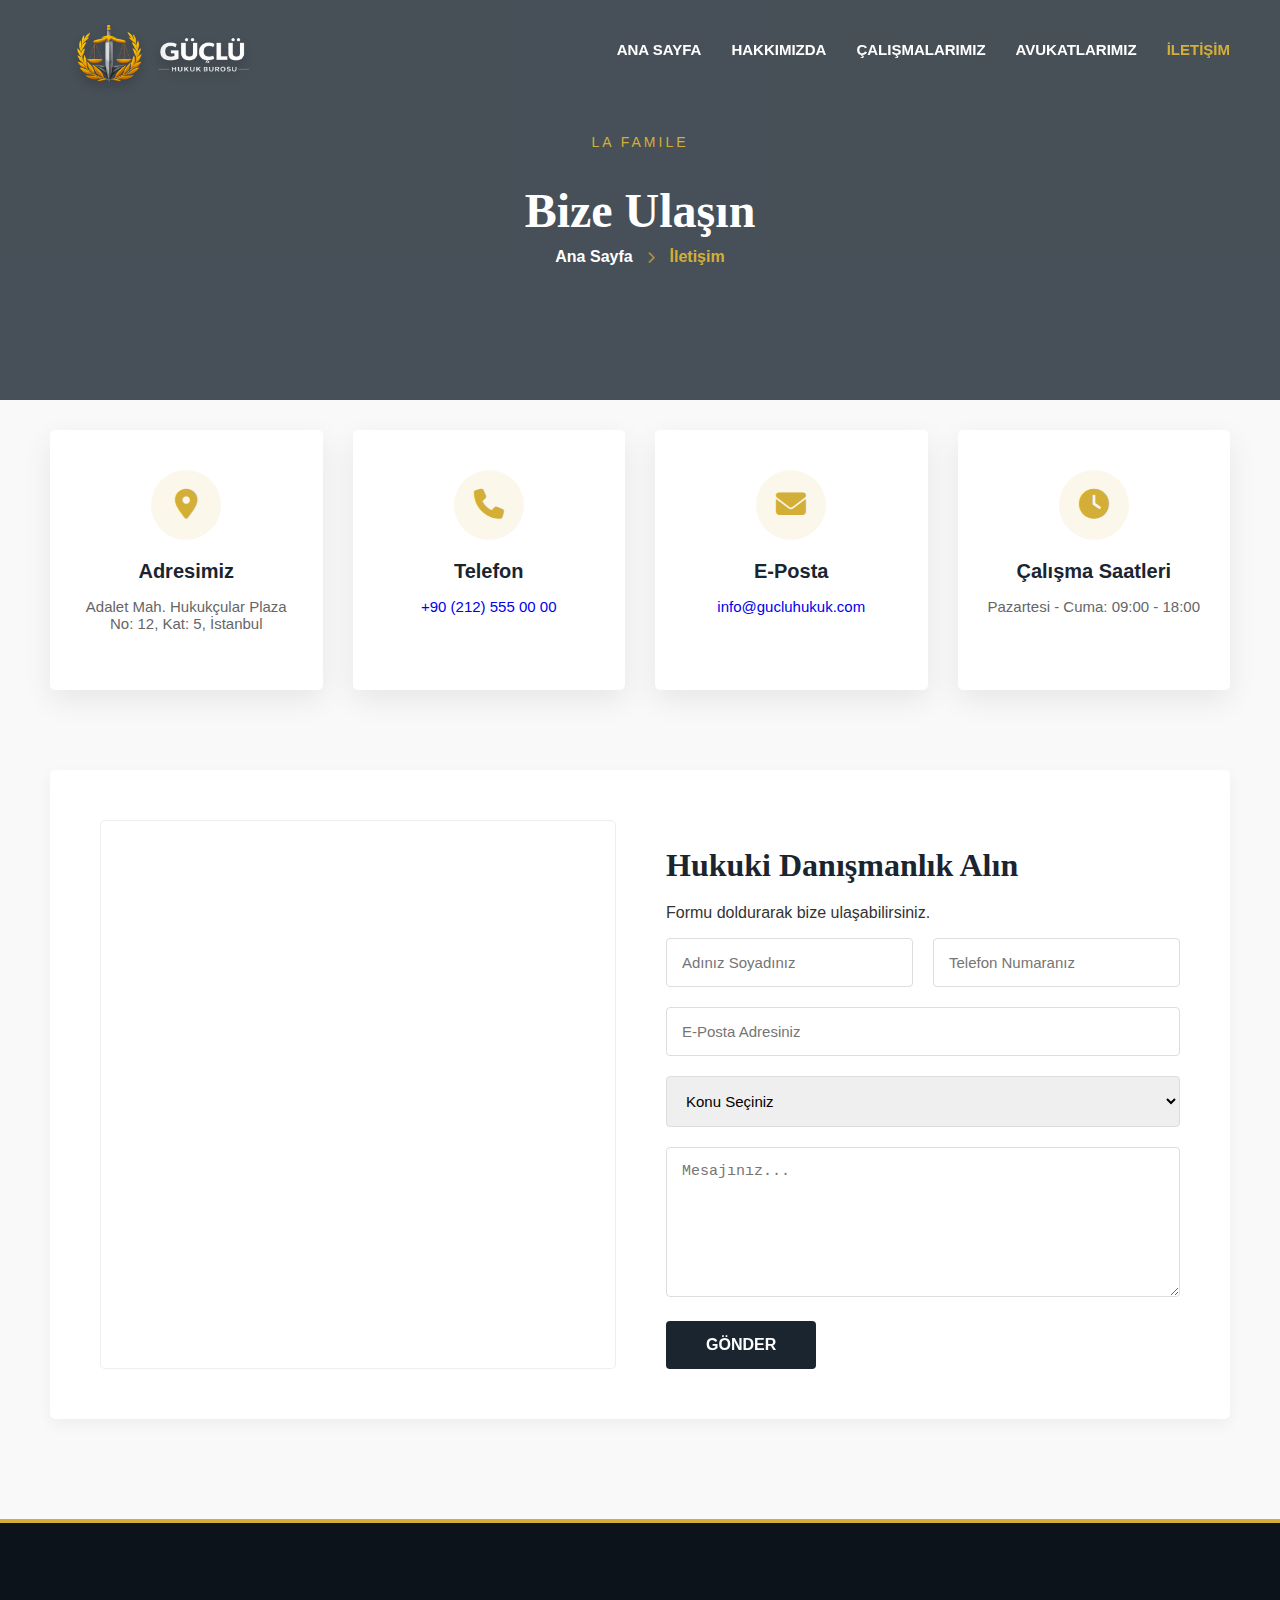
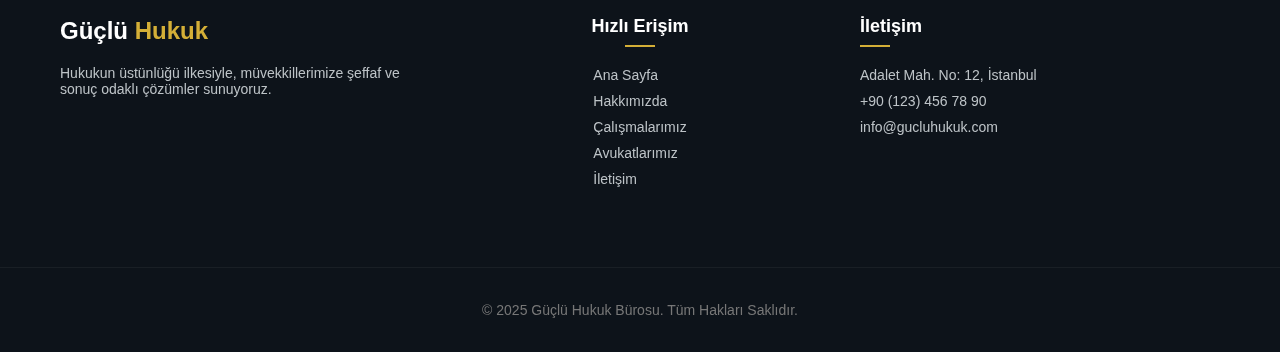
<file: hukuk/iletisim.html>
<!DOCTYPE html>
<html lang="tr">
  <head>
    <meta charset="UTF-8" />
    <meta name="viewport" content="width=device-width, initial-scale=1.0" />
    <title>İletişim | Güçlü Hukuk Bürosu</title>
    <link
      rel="stylesheet"
      href="https://cdnjs.cloudflare.com/ajax/libs/font-awesome/6.4.2/css/all.min.css"
    />
    <style>
      * {
        box-sizing: border-box;
      }
      body {
        margin: 0;
        padding: 0;
        font-family: "Helvetica Neue", Helvetica, Arial, sans-serif;
        background-color: #f9f9f9;
        color: #333;
        overflow-x: hidden;
      }
      a {
        text-decoration: none;
      }
      ul {
        list-style: none;
        margin: 0;
        padding: 0;
      }

      header {
        position: fixed;
        top: 0;
        left: 0;
        width: 100%;
        height: 100px;
        padding: 0 50px;
        display: flex;
        align-items: center;
        z-index: 1000;
        transition: all 0.4s ease;
        background-color: transparent;
      }
      .logo {
        position: absolute;
        top: -20px;
        left: 50px;
        z-index: 1001;
      }
      .logo img {
        height: 160px;
        width: auto;
        transition: all 0.4s ease;
        filter: drop-shadow(0 5px 5px rgba(0, 0, 0, 0.2));
      }
      .logo-renkli {
        display: none !important;
      }
      .logo-beyaz {
        display: block !important;
      }
      header.aktif {
        background-color: #ffffff;
        box-shadow: 0 2px 10px rgba(0, 0, 0, 0.1);
      }
      header.aktif .logo-beyaz {
        display: none !important;
      }
      header.aktif .logo-renkli {
        display: block !important;
      }
      nav {
        margin-left: auto;
      }
      nav ul {
        display: flex;
        gap: 30px;
      }
      nav ul li a {
        color: #ffffff;
        font-weight: 600;
        font-size: 15px;
        text-transform: uppercase;
        transition: color 0.3s;
      }
      nav ul li a:hover {
        color: #d4af37;
      }
      header.aktif nav ul li a {
        color: #1a252f;
      }
      header.aktif nav ul li a:hover {
        color: #d4af37;
      }

      .page-header {
        position: relative;
        width: 100%;
        height: 400px;
        background-image: url("https://images.unsplash.com/photo-1497366216548-37526070297c?ixlib=rb-1.2.1&auto=format&fit=crop&w=1950&q=80");
        background-size: cover;
        background-position: center;
        display: flex;
        align-items: center;
        justify-content: center;
        text-align: center;
      }
      .page-header::before {
        content: "";
        position: absolute;
        top: 0;
        left: 0;
        width: 100%;
        height: 100%;
        background: rgba(26, 37, 47, 0.8);
      }
      .header-content {
        position: relative;
        z-index: 2;
        color: #fff;
      }
      .header-content h1 {
        font-size: 48px;
        margin-bottom: 10px;
        font-family: "Times New Roman", serif;
      }
      .breadcrumb {
        font-size: 16px;
        color: #d4af37;
        font-weight: 600;
      }
      .breadcrumb a {
        color: #fff;
        margin-right: 10px;
      }
      .breadcrumb i {
        font-size: 12px;
        margin-right: 10px;
        opacity: 0.7;
      }

      .contact-info-section {
        padding: 80px 50px;
        margin-top: -50px;
        position: relative;
        z-index: 3;
      }
      .info-grid {
        max-width: 1200px;
        margin: 0 auto;
        display: grid;
        grid-template-columns: repeat(auto-fit, minmax(250px, 1fr));
        gap: 30px;
      }
      .info-card {
        background: #fff;
        padding: 40px 20px;
        text-align: center;
        border-radius: 5px;
        box-shadow: 0 10px 30px rgba(0, 0, 0, 0.08);
        transition: transform 0.3s ease;
        border-bottom: 3px solid transparent;
      }
      .info-card:hover {
        transform: translateY(-10px);
        border-color: #d4af37;
      }
      .info-icon {
        font-size: 30px;
        color: #d4af37;
        margin-bottom: 20px;
        width: 70px;
        height: 70px;
        line-height: 70px;
        background: rgba(212, 175, 55, 0.1);
        border-radius: 50%;
        margin-left: auto;
        margin-right: auto;
      }
      .info-card h3 {
        font-size: 20px;
        color: #1a252f;
        margin-bottom: 15px;
      }
      .info-card p {
        color: #666;
        font-size: 15px;
      }

      .contact-main {
        padding: 0 50px 100px;
        background-color: #f9f9f9;
      }
      .contact-container {
        max-width: 1200px;
        margin: 0 auto;
        display: flex;
        gap: 50px;
        background: #fff;
        padding: 50px;
        border-radius: 5px;
        box-shadow: 0 5px 15px rgba(0, 0, 0, 0.05);
      }
      .map-wrapper {
        flex: 1;
        min-height: 400px;
        border-radius: 5px;
        overflow: hidden;
        border: 1px solid #eee;
      }
      .map-wrapper iframe {
        width: 100%;
        height: 100%;
        border: 0;
      }
      .form-wrapper {
        flex: 1;
      }
      .form-wrapper h2 {
        font-size: 32px;
        color: #1a252f;
        margin-bottom: 20px;
        font-family: "Times New Roman", serif;
      }
      .form-group {
        margin-bottom: 20px;
      }
      .form-row {
        display: flex;
        gap: 20px;
      }
      input,
      textarea,
      select {
        width: 100%;
        padding: 15px;
        border: 1px solid #ddd;
        border-radius: 4px;
        font-size: 15px;
        outline: none;
        transition: border-color 0.3s;
      }
      input:focus,
      textarea:focus,
      select:focus {
        border-color: #d4af37;
      }
      textarea {
        resize: vertical;
        height: 150px;
      }
      .submit-btn {
        background-color: #1a252f;
        color: #fff;
        padding: 15px 40px;
        border: none;
        border-radius: 4px;
        font-size: 16px;
        font-weight: bold;
        cursor: pointer;
        transition: background-color 0.3s;
        text-transform: uppercase;
      }
      .submit-btn:hover {
        background-color: #d4af37;
      }

      .footer {
        background-color: #0d131a;
        color: #bdc3c7;
        padding: 70px 0 20px;
        border-top: 4px solid #d4af37;
        font-size: 14px;
      }
      .footer-container {
        max-width: 1200px;
        margin: 0 auto;
        display: flex;
        justify-content: space-between;
        gap: 40px;
        padding: 0 20px;
        flex-wrap: wrap;
      }
      .footer-col {
        flex: 1;
        min-width: 250px;
        margin-bottom: 30px;
      }
      .footer-col:nth-child(2) {
        display: flex;
        flex-direction: column;
        align-items: center;
      }
      .footer-col h3 {
        font-size: 24px;
        color: #fff;
        margin-bottom: 20px;
      }
      .footer-col h4 {
        font-size: 18px;
        color: #fff;
        margin-bottom: 20px;
        position: relative;
        padding-bottom: 10px;
        display: inline-block;
      }
      .footer-col h4::after {
        content: "";
        position: absolute;
        left: 0;
        bottom: 0;
        width: 30px;
        height: 2px;
        background-color: #d4af37;
      }
      .footer-col:nth-child(2) h4::after {
        left: 50%;
        transform: translateX(-50%);
      }
      .footer-col ul li {
        margin-bottom: 10px;
      }
      .footer-col ul li a {
        color: #bdc3c7;
        transition: color 0.3s;
      }
      .footer-col ul li a:hover {
        color: #d4af37;
        padding-left: 5px;
      }
      .footer-col:nth-child(2) ul li a:hover {
        padding-left: 0;
        color: #fff;
      }
      .footer-bottom-sade {
        text-align: center;
        margin-top: 40px;
        padding-top: 20px;
        border-top: 1px solid rgba(255, 255, 255, 0.05);
        color: #777;
      }

      .menu-toggle {
        display: none;
        font-size: 28px;
        color: #fff;
        cursor: pointer;
        z-index: 1002;
        position: absolute;
        right: 30px;
        top: 50%;
        transform: translateY(-50%);
      }
      header.aktif .menu-toggle {
        color: #1a252f;
      }
      .nav-overlay {
        position: fixed;
        inset: 0;
        background: rgba(0, 0, 0, 0.5);
        opacity: 0;
        visibility: hidden;
        transition: 0.3s ease;
        z-index: 999;
      }
      .nav-overlay.acik {
        opacity: 1;
        visibility: visible;
      }
      @media (max-width: 900px) {
        header {
          padding: 0 20px;
          height: 80px;
        }
        .logo {
          left: 20px;
          top: 0;
        }
        .logo img {
          height: 80px;
        }
        .menu-toggle {
          display: block;
        }
        nav {
          position: absolute;
          top: 80px;
          right: -100%;
          width: 280px;
          height: auto;
          background-color: #ffffff;
          box-shadow: 0 10px 30px rgba(0, 0, 0, 0.15);
          border-radius: 0 0 0 15px;
          transition: right 0.4s ease;
          display: flex;
          flex-direction: column;
          align-items: flex-start;
          padding: 30px;
        }
        nav.acik {
          right: 0;
        }
        nav ul {
          flex-direction: column;
          gap: 20px;
          width: 100%;
        }
        nav ul li a {
          font-size: 18px;
          color: #1a252f !important;
          display: block;
          border-bottom: 1px solid #eee;
          padding-bottom: 10px;
          width: 100%;
        }
        .contact-container {
          flex-direction: column-reverse;
          padding: 30px;
        }
        .form-row {
          flex-direction: column;
          gap: 0;
        }
        .page-header h1 {
          font-size: 32px;
        }
        .page-header {
          height: 300px;
        }
        .footer-container {
          flex-direction: column;
        }
        .footer-col:nth-child(2) {
          align-items: flex-start;
        }
        .footer-col:nth-child(2) h4::after {
          left: 0;
          transform: none;
        }
      }
    </style>
  </head>
  <body>
    <header id="main-header">
      <div class="logo">
        <img src="img/logo2.png" alt="Beyaz Logo" class="logo-beyaz" />
        <img src="img/logo.png" alt="Renkli Logo" class="logo-renkli" />
      </div>
      <div class="menu-toggle"><i class="fa-solid fa-bars"></i></div>
      <nav>
        <ul>
          <li><a href="index.html">Ana Sayfa</a></li>
          <li><a href="hakkimizda.html">Hakkımızda</a></li>
          <li><a href="calismalarimiz.html">Çalışmalarımız</a></li>
          <li><a href="avukatlar.html">Avukatlarımız</a></li>
          <li><a href="iletisim.html" style="color: #d4af37">İletişim</a></li>
        </ul>
      </nav>
    </header>
    <div class="nav-overlay"></div>

    <section class="page-header">
      <div class="header-content">
        <span
          style="
            font-size: 14px;
            letter-spacing: 3px;
            display: block;
            margin-bottom: 10px;
            color: #d4af37;
          "
          >LA FAMILE</span
        >
        <h1>Bize Ulaşın</h1>
        <div class="breadcrumb">
          <a href="index.html">Ana Sayfa</a>
          <i class="fa-solid fa-chevron-right"></i> İletişim
        </div>
      </div>
    </section>

    <section class="contact-info-section">
      <div class="info-grid">
        <div class="info-card">
          <div class="info-icon"><i class="fa-solid fa-location-dot"></i></div>
          <h3>Adresimiz</h3>
          <p>
            Adalet Mah. Hukukçular Plaza <br />
            No: 12, Kat: 5, İstanbul
          </p>
        </div>
        <div class="info-card">
          <div class="info-icon"><i class="fa-solid fa-phone"></i></div>
          <h3>Telefon</h3>
          <p><a href="tel:+902125550000">+90 (212) 555 00 00</a></p>
        </div>
        <div class="info-card">
          <div class="info-icon"><i class="fa-solid fa-envelope"></i></div>
          <h3>E-Posta</h3>
          <p><a href="mailto:info@gucluhukuk.com">info@gucluhukuk.com</a></p>
        </div>
        <div class="info-card">
          <div class="info-icon"><i class="fa-solid fa-clock"></i></div>
          <h3>Çalışma Saatleri</h3>
          <p>Pazartesi - Cuma: 09:00 - 18:00</p>
        </div>
      </div>
    </section>

    <section class="contact-main">
      <div class="contact-container">
        <div class="map-wrapper">
          <iframe
            src="https://www.google.com/maps/embed?pb=!1m18!1m12!1m3!1d3008.267851698287!2d28.98375431541584!3d41.06326497929528!2m3!1f0!2f0!3f0!3m2!1i1024!2i768!4f13.1!3m3!1m2!1s0x14cab723149842c9%3A0x6291a82f3c0519a4!2zxLBzdGFuYnVsIEFkYWxldCAtIMOHYcSfbGF5YW4gQWRsaXllc2k!5e0!3m2!1str!2str!4v1645555555555!5m2!1str!2str"
            allowfullscreen=""
            loading="lazy"
          ></iframe>
        </div>
        <div class="form-wrapper">
          <h2>Hukuki Danışmanlık Alın</h2>
          <p>Formu doldurarak bize ulaşabilirsiniz.</p>
          <form action="#">
            <div class="form-row">
              <div class="form-group" style="flex: 1">
                <input type="text" placeholder="Adınız Soyadınız" required />
              </div>
              <div class="form-group" style="flex: 1">
                <input type="tel" placeholder="Telefon Numaranız" required />
              </div>
            </div>
            <div class="form-group">
              <input type="email" placeholder="E-Posta Adresiniz" required />
            </div>
            <div class="form-group">
              <select>
                <option value="">Konu Seçiniz</option>
                <option value="bosanma">Boşanma / Aile Hukuku</option>
                <option value="ceza">Ceza Hukuku</option>
                <option value="ticaret">Ticaret Hukuku</option>
                <option value="diger">Diğer</option>
              </select>
            </div>
            <div class="form-group">
              <textarea placeholder="Mesajınız..."></textarea>
            </div>
            <button type="submit" class="submit-btn">Gönder</button>
          </form>
        </div>
      </div>
    </section>

    <footer class="footer">
      <div class="footer-container">
        <div class="footer-col">
          <h3>Güçlü <span style="color: #d4af37">Hukuk</span></h3>
          <p>
            Hukukun üstünlüğü ilkesiyle, müvekkillerimize şeffaf ve sonuç odaklı
            çözümler sunuyoruz.
          </p>
        </div>
        <div class="footer-col">
          <h4>Hızlı Erişim</h4>
          <ul>
            <li><a href="index.html">Ana Sayfa</a></li>
            <li><a href="hakkimizda.html">Hakkımızda</a></li>
            <li><a href="calismalarimiz.html">Çalışmalarımız</a></li>
            <li><a href="avukatlar.html">Avukatlarımız</a></li>
            <li><a href="iletisim.html">İletişim</a></li>
          </ul>
        </div>
        <div class="footer-col">
          <h4>İletişim</h4>
          <ul style="color: #bdc3c7">
            <li style="margin-bottom: 10px">Adalet Mah. No: 12, İstanbul</li>
            <li style="margin-bottom: 10px">+90 (123) 456 78 90</li>
            <li style="margin-bottom: 10px">info@gucluhukuk.com</li>
          </ul>
        </div>
      </div>
      <div class="footer-bottom-sade">
        <p>&copy; 2025 Güçlü Hukuk Bürosu. Tüm Hakları Saklıdır.</p>
      </div>
    </footer>

    <script>
      const header = document.querySelector("header");
      const menuBtn = document.querySelector(".menu-toggle");
      const navMenu = document.querySelector("nav");
      const overlay = document.querySelector(".nav-overlay");
      const icon = menuBtn.querySelector("i");
      window.addEventListener("scroll", () => {
        header.classList.toggle("aktif", window.scrollY > 50);
      });
      function toggleMenu() {
        navMenu.classList.toggle("acik");
        overlay.classList.toggle("acik");
        if (navMenu.classList.contains("acik")) {
          icon.classList.remove("fa-bars");
          icon.classList.add("fa-xmark");
          document.body.style.overflow = "hidden";
        } else {
          icon.classList.remove("fa-xmark");
          icon.classList.add("fa-bars");
          document.body.style.overflow = "";
        }
      }
      menuBtn.addEventListener("click", toggleMenu);
      overlay.addEventListener("click", toggleMenu);
      window.addEventListener("resize", () => {
        if (window.innerWidth > 900 && navMenu.classList.contains("acik")) {
          toggleMenu();
        }
      });
    </script>
  </body>
</html>
</file>
